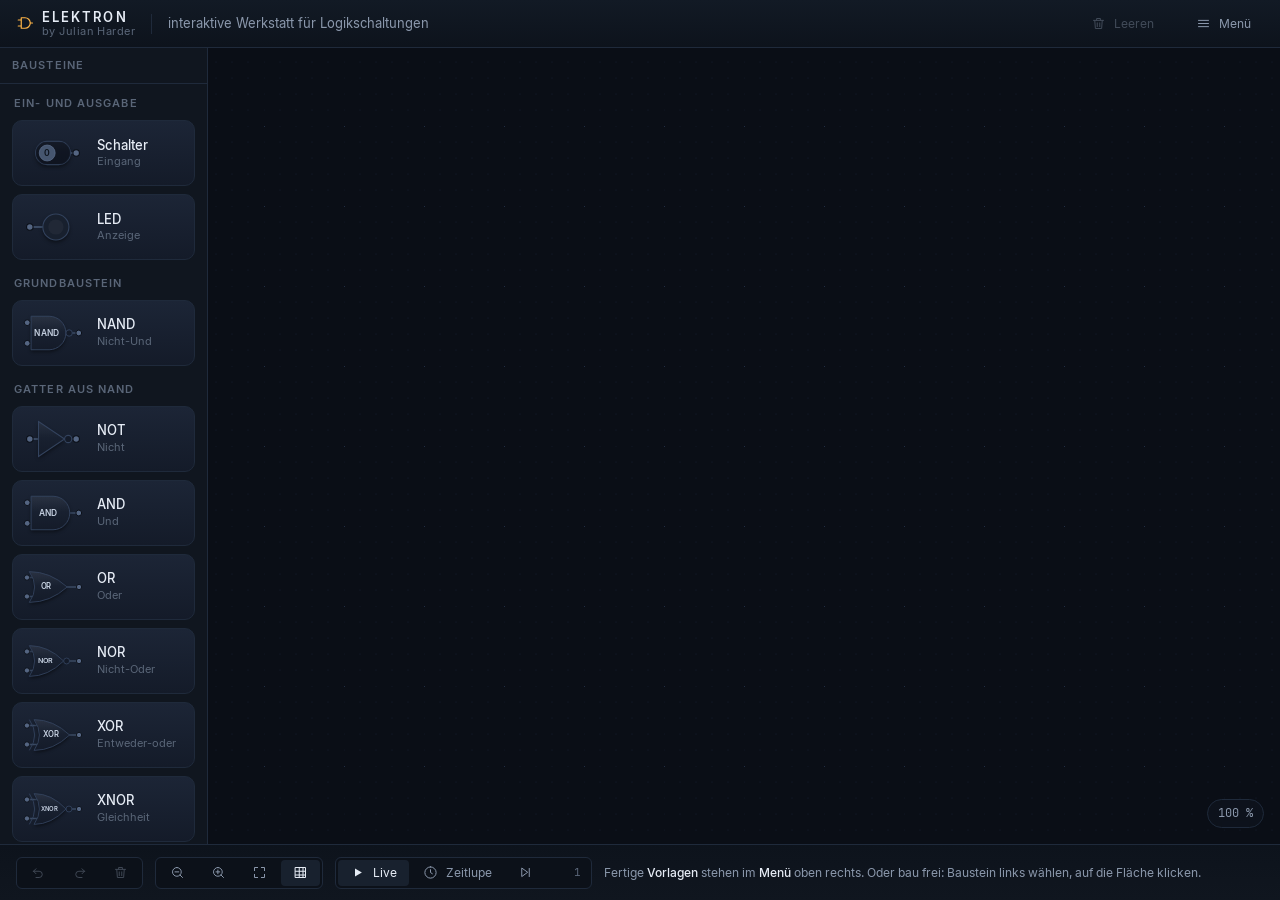
<file: index.html>
<!DOCTYPE html>
<html lang="de">
<head>
<meta charset="utf-8">
<meta name="viewport" content="width=device-width, initial-scale=1, viewport-fit=cover">
<meta name="author" content="Julian Harder">
<meta name="description" content="ELEKTRON – interaktive Werkstatt für Logikschaltungen. Aus NAND-Gattern eigene Bausteine bauen, bis zur Mini-CPU.">
<title>ELEKTRON – interaktive Werkstatt für Logikschaltungen</title>

<link rel="stylesheet" href="css/tokens.css">
<link rel="stylesheet" href="css/base.css">
<link rel="stylesheet" href="css/layout.css">
<link rel="stylesheet" href="css/panels.css">
<link rel="stylesheet" href="css/overlays.css">
<link rel="stylesheet" href="css/card.css">
<link rel="stylesheet" href="css/dialogs.css">
<link rel="stylesheet" href="css/animations.css">
</head>

<body>

<div id="app">

  <!-- Kopfleiste -->
  <header class="topbar">
    <div class="brand">
      <svg class="mark" viewBox="0 0 24 24" fill="none" stroke="currentColor"
           stroke-width="1.6" stroke-linecap="round" stroke-linejoin="round" aria-hidden="true">
        <path d="M3 8h4M3 16h4M7 5h5a7 7 0 0 1 0 14H7z M19.5 12H22"/>
      </svg>
      <span class="brand-text">
        <span class="brand-name">ELEKTRON</span>
        <span class="brand-by">by Julian Harder</span>
      </span>
    </div>
    <div class="divider"></div>
    <div class="title">interaktive Werkstatt f&uuml;r Logikschaltungen</div>
    <div class="spacer"></div>
    <button class="btn btn-ghost" id="btn-wipe" type="button" disabled
            title="Alles von der Fl&auml;che r&auml;umen (Strg+Z holt es zur&uuml;ck)">
      <svg class="ico" viewBox="0 0 24 24" fill="none" stroke="currentColor"
           stroke-width="1.6" stroke-linecap="round" stroke-linejoin="round" aria-hidden="true">
        <path d="M4 7h16 M9 7V4h6v3 M6 7l1 13h10l1-13 M10 11v6 M14 11v6"/>
      </svg>
      <span>Leeren</span>
    </button>
    <button class="btn btn-ghost" id="btn-menu" type="button" title="Menü öffnen"
            aria-haspopup="dialog" aria-expanded="false">
      <svg class="ico" viewBox="0 0 24 24" fill="none" stroke="currentColor"
           stroke-width="1.6" stroke-linecap="round" aria-hidden="true">
        <path d="M4 7h16 M4 12h16 M4 17h16"/>
      </svg>
      <span>Menü</span>
    </button>
  </header>

  <!-- Bausteinleiste -->
  <aside class="sidebar">
    <div class="panel-head">
      <span class="panel-title">Bausteine</span>
    </div>
    <div class="palette scroll" id="palette"></div>
  </aside>

  <!-- Arbeitsfläche -->
  <main class="stage" id="stage">
    <canvas id="stage-canvas"></canvas>
    <aside class="level-card panel" id="level-card" hidden></aside>
    <div class="zoom-badge" id="zoom-badge">100 %</div>
  </main>

  <!-- Untere Leiste -->
  <footer class="bottombar">
    <div class="btn-group">
      <button class="btn" id="btn-undo" type="button" title="R&uuml;ckg&auml;ngig" disabled>
        <svg class="ico" viewBox="0 0 24 24" fill="none" stroke="currentColor"
             stroke-width="1.6" stroke-linecap="round" stroke-linejoin="round" aria-hidden="true">
          <path d="M4 10h9a5 5 0 0 1 0 10H8 M4 10l4-4 M4 10l4 4"/>
        </svg>
      </button>
      <button class="btn" id="btn-redo" type="button" title="Wiederholen" disabled>
        <svg class="ico" viewBox="0 0 24 24" fill="none" stroke="currentColor"
             stroke-width="1.6" stroke-linecap="round" stroke-linejoin="round" aria-hidden="true">
          <path d="M20 10h-9a5 5 0 0 0 0 10h5 M20 10l-4-4 M20 10l-4 4"/>
        </svg>
      </button>
      <button class="btn" id="btn-delete" type="button" title="L&ouml;schen" disabled>
        <svg class="ico" viewBox="0 0 24 24" fill="none" stroke="currentColor"
             stroke-width="1.6" stroke-linecap="round" stroke-linejoin="round" aria-hidden="true">
          <path d="M4 7h16 M9 7V4h6v3 M6 7l1 13h10l1-13 M10 11v6 M14 11v6"/>
        </svg>
      </button>
    </div>

    <div class="btn-group">
      <button class="btn" id="btn-zoom-out" type="button" title="Herauszoomen">
        <svg class="ico" viewBox="0 0 24 24" fill="none" stroke="currentColor"
             stroke-width="1.6" stroke-linecap="round" aria-hidden="true">
          <path d="M11 4a7 7 0 1 0 0 14 7 7 0 0 0 0-14z M20 20l-4-4 M8 11h6"/>
        </svg>
      </button>
      <button class="btn" id="btn-zoom-in" type="button" title="Heranzoomen">
        <svg class="ico" viewBox="0 0 24 24" fill="none" stroke="currentColor"
             stroke-width="1.6" stroke-linecap="round" aria-hidden="true">
          <path d="M11 4a7 7 0 1 0 0 14 7 7 0 0 0 0-14z M20 20l-4-4 M11 8v6 M8 11h6"/>
        </svg>
      </button>
      <button class="btn" id="btn-fit" type="button" title="Ansicht einpassen">
        <svg class="ico" viewBox="0 0 24 24" fill="none" stroke="currentColor"
             stroke-width="1.6" stroke-linecap="round" aria-hidden="true">
          <path d="M4 9V4h5 M20 9V4h-5 M4 15v5h5 M20 15v5h-5"/>
        </svg>
      </button>
      <button class="btn is-active" id="btn-grid" type="button" title="Raster ein- und ausblenden">
        <svg class="ico" viewBox="0 0 24 24" fill="none" stroke="currentColor"
             stroke-width="1.6" stroke-linecap="round" aria-hidden="true">
          <path d="M4 4h16v16H4z M4 10h16 M4 16h16 M10 4v16 M16 4v16"/>
        </svg>
      </button>
    </div>

    <div class="btn-group">
      <button class="btn is-active" id="btn-live" type="button" title="Live &ndash; rechnet sofort zu Ende">
        <svg class="ico" viewBox="0 0 24 24" fill="currentColor" aria-hidden="true">
          <path d="M8 5.5v13l11-6.5z"/>
        </svg>
        <span>Live</span>
      </button>
      <button class="btn" id="btn-slow" type="button" title="Zeitlupe &ndash; ein Tick nach dem anderen">
        <svg class="ico" viewBox="0 0 24 24" fill="none" stroke="currentColor"
             stroke-width="1.6" stroke-linecap="round" stroke-linejoin="round" aria-hidden="true">
          <path d="M12 3a9 9 0 1 0 0 18 9 9 0 0 0 0-18z M12 7.5V12l3 2"/>
        </svg>
        <span>Zeitlupe</span>
      </button>
      <button class="btn" id="btn-step" type="button" title="Einzelschritt &ndash; genau ein Tick">
        <svg class="ico" viewBox="0 0 24 24" fill="none" stroke="currentColor"
             stroke-width="1.6" stroke-linecap="round" stroke-linejoin="round" aria-hidden="true">
          <path d="M6 5.5v13l9-6.5z M18 5.5v13"/>
        </svg>
      </button>
      <span class="tickcount" id="tickcount" title="Verstrichene Gatterlaufzeiten">0</span>
    </div>

    <div class="hintline" id="hintline"></div>
  </footer>

</div>

<!-- Skripte in fester Reihenfolge: keine Module, keine Ladefunktionen.
     Die Reihenfolge bildet die Abhängigkeiten ab. -->
<script src="js/namespace.js"></script>

<script src="js/util/math.js"></script>
<script src="js/util/ids.js"></script>
<script src="js/util/easing.js"></script>
<script src="js/util/events.js"></script>
<script src="js/util/dom.js"></script>
<script src="js/util/storage.js"></script>

<script src="js/model/parts.js"></script>
<script src="js/model/Circuit.js"></script>
<script src="js/model/commands.js"></script>
<script src="js/model/History.js"></script>
<script src="js/model/serialize.js"></script>

<script src="js/render/theme.js"></script>
<script src="js/render/Camera.js"></script>
<script src="js/render/sprites.js"></script>
<script src="js/render/grid.js"></script>
<script src="js/render/symbols.js"></script>
<script src="js/render/drawParts.js"></script>
<script src="js/render/drawPins.js"></script>
<script src="js/render/drawWires.js"></script>
<script src="js/render/routes.js"></script>
<script src="js/render/hit.js"></script>
<script src="js/render/drawOverlay.js"></script>
<script src="js/render/Renderer.js"></script>

<script src="js/sim/compile.js"></script>
<script src="js/sim/Engine.js"></script>
<script src="js/sim/Clock.js"></script>
<script src="js/sim/Runner.js"></script>
<script src="js/sim/truth.js"></script>
<script src="js/sim/gateTruth.js"></script>
<script src="js/sim/why.js"></script>

<script src="js/interact/Pointer.js"></script>
<script src="js/interact/navigate.js"></script>
<script src="js/interact/Selection.js"></script>
<script src="js/interact/tools.js"></script>
<script src="js/interact/toolPlace.js"></script>
<script src="js/interact/toolConnect.js"></script>
<script src="js/interact/toolMove.js"></script>
<script src="js/interact/shortcuts.js"></script>

<script src="js/ui/icons.js"></script>
<script src="js/ui/Palette.js"></script>
<script src="js/ui/MenuPanel.js"></script>
<script src="js/ui/ContextMenu.js"></script>
<script src="js/ui/TruthCard.js"></script>
<script src="js/ui/AskDialog.js"></script>
<script src="js/ui/Tooltip.js"></script>
<script src="js/ui/WhyBox.js"></script>
<script src="js/ui/TemplateMenu.js"></script>

<script src="js/templates/index.js"></script>
<script src="js/templates/gates.js"></script>
<script src="js/templates/built.js"></script>

<script src="js/app/drawScene.js"></script>
<script src="js/app/store.js"></script>
<script src="js/app/bench.js"></script>
<script src="js/app/App.js"></script>
<script src="js/app/appTable.js"></script>
<script src="js/app/main.js"></script>

</body>
</html>
</file>
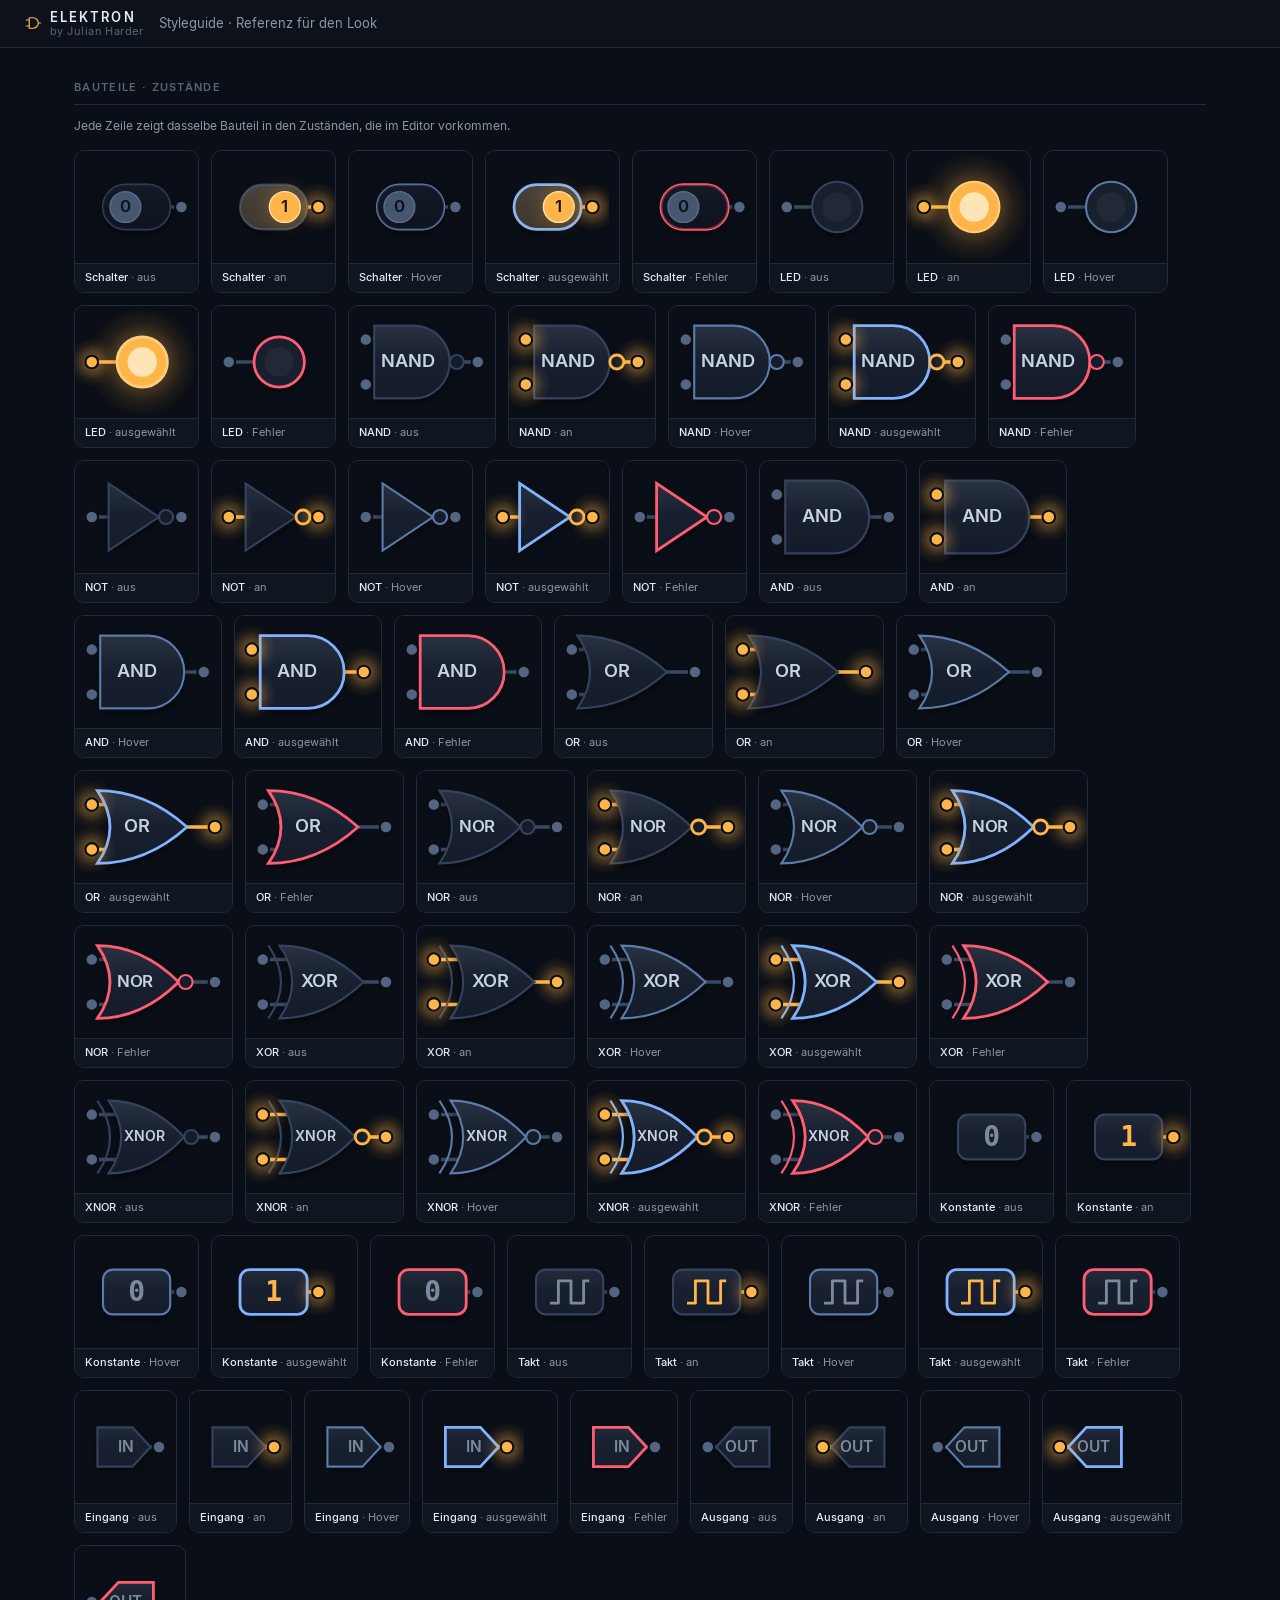
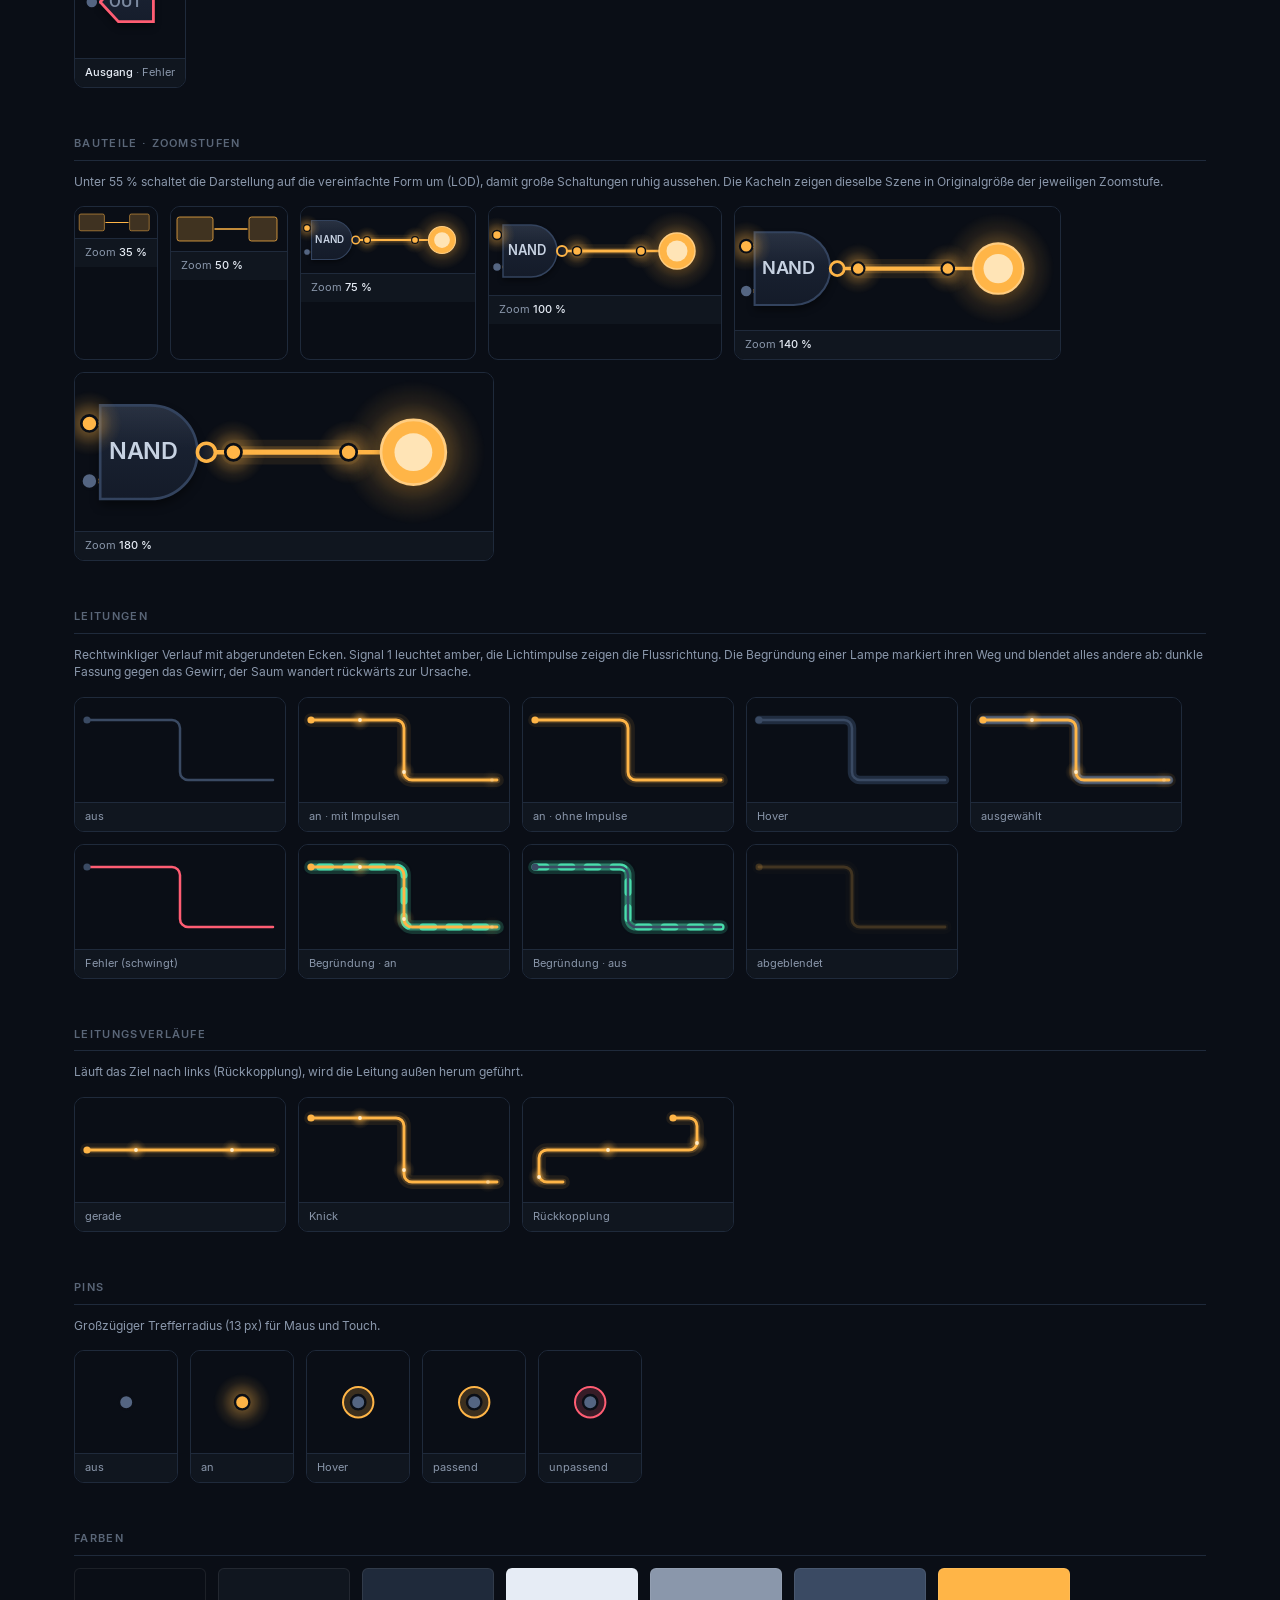
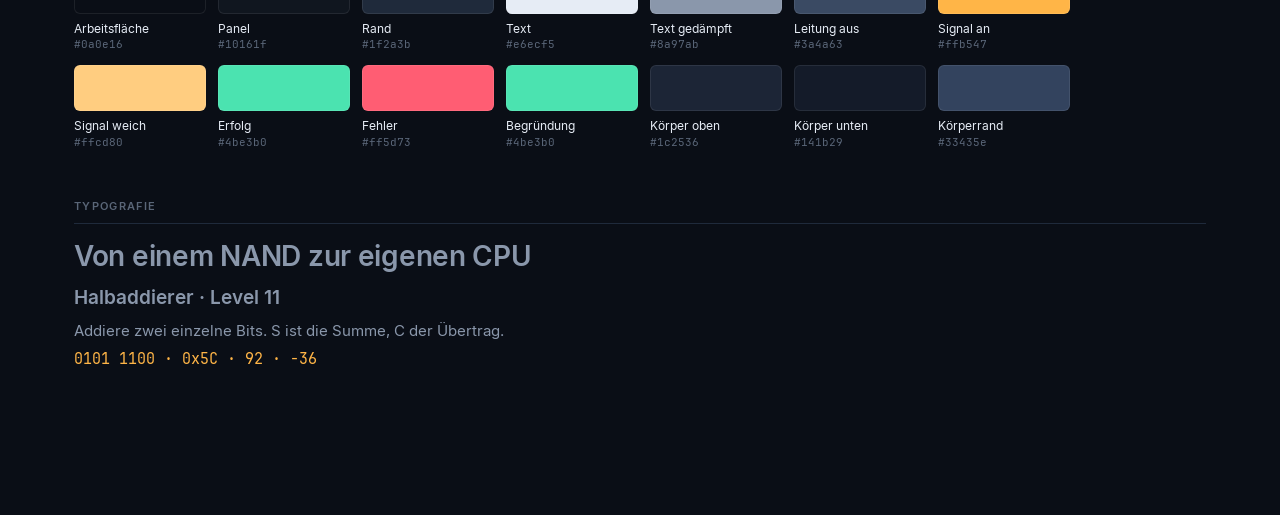
<file: styleguide.html>
<!DOCTYPE html>
<html lang="de">
<head>
<meta charset="utf-8">
<meta name="viewport" content="width=device-width, initial-scale=1">
<meta name="author" content="Julian Harder">
<title>ELEKTRON · Styleguide</title>

<link rel="stylesheet" href="css/tokens.css">
<link rel="stylesheet" href="css/base.css">
<link rel="stylesheet" href="css/layout.css">
<link rel="stylesheet" href="css/panels.css">
<link rel="stylesheet" href="css/animations.css">
<link rel="stylesheet" href="css/styleguide.css">
</head>

<body>

<header class="sg-head">
  <div class="brand">
    <svg class="mark" viewBox="0 0 24 24" fill="none" stroke="currentColor"
         stroke-width="1.6" stroke-linecap="round" stroke-linejoin="round" aria-hidden="true">
      <path d="M3 8h4M3 16h4M7 5h5a7 7 0 0 1 0 14H7z M19.5 12H22"/>
    </svg>
    <span class="brand-text">
      <span class="brand-name">ELEKTRON</span>
      <span class="brand-by">by Julian Harder</span>
    </span>
  </div>
  <div class="dim">Styleguide · Referenz für den Look</div>
</header>

<div class="sg-wrap" id="sg-body"></div>

<!-- Dieselben Dateien wie index.html, nur ohne App-Schicht. -->
<script src="js/namespace.js"></script>

<script src="js/util/math.js"></script>
<script src="js/util/ids.js"></script>
<script src="js/util/easing.js"></script>
<script src="js/util/events.js"></script>
<script src="js/util/dom.js"></script>
<script src="js/util/storage.js"></script>

<script src="js/model/parts.js"></script>

<script src="js/render/theme.js"></script>
<script src="js/render/Camera.js"></script>
<script src="js/render/sprites.js"></script>
<script src="js/render/grid.js"></script>
<script src="js/render/symbols.js"></script>
<script src="js/render/drawParts.js"></script>
<script src="js/render/drawPins.js"></script>
<script src="js/render/drawWires.js"></script>

<script src="js/ui/icons.js"></script>

<script src="js/styleguide.js"></script>

</body>
</html>
</file>
<file: css/tokens.css>
/* Design-Tokens "Nachtblaupause" – zentrale Quelle für Farben, Abstände, Schriften.
   Die Canvas-Seite spiegelt diese Werte in js/render/theme.js. Beide müssen zusammenpassen. */

:root {
  /* --- Flächen --- */
  --c-bg:            #0a0e16;
  --c-grid-dot:      #1e2839;
  --c-grid-dot-maj:  #2b3a54;

  --c-panel:         #10161f;
  --c-panel-2:       #141c27;
  --c-panel-border:  #1f2a3b;
  --c-panel-hover:   #18212e;

  /* --- Text --- */
  --c-text:          #e6ecf5;
  --c-text-dim:      #8a97ab;
  --c-text-faint:    #5a6678;

  /* --- Signal & Leitungen --- */
  --c-wire-off:      #3a4a63;
  --c-signal:        #ffb547;
  --c-signal-soft:   #ffcd80;
  --c-signal-glow:   rgba(255, 181, 71, .28);

  /* --- Status --- */
  --c-ok:            #4be3b0;
  --c-err:           #ff5d73;
  --c-ok-soft:       rgba(75, 227, 176, .16);
  --c-err-soft:      rgba(255, 93, 115, .16);

  /* --- Bauteilkörper --- */
  --c-body-top:      #1c2536;
  --c-body-bottom:   #141b29;
  --c-body-border:   #33435e;
  --c-body-gloss:    rgba(255, 255, 255, .06);

  /* --- Abstände (4px-Raster) --- */
  --sp-1: 4px;  --sp-2: 8px;  --sp-3: 12px; --sp-4: 16px;
  --sp-5: 24px; --sp-6: 32px; --sp-7: 48px;

  /* --- Radien --- */
  --r-sm: 6px;  --r-md: 10px; --r-lg: 12px; --r-xl: 16px;

  /* --- Schrift --- */
  --font-ui:   'Inter', 'Segoe UI', system-ui, -apple-system, 'Helvetica Neue', Arial, sans-serif;
  --font-mono: 'JetBrains Mono', 'Cascadia Mono', 'SF Mono', Consolas, 'Liberation Mono', monospace;

  --fs-xs: 11px; --fs-sm: 12px; --fs-md: 13px; --fs-lg: 15px; --fs-xl: 19px;

  /* --- Bewegung --- */
  --t-fast:  140ms;
  --t-med:   220ms;
  --t-slow:  340ms;
  --ease-out: cubic-bezier(.22, .61, .36, 1);
  --ease-in-out: cubic-bezier(.65, .05, .36, 1);

  /* --- Erhebung --- */
  --sh-panel: 0 8px 28px rgba(0, 0, 0, .45);
  --sh-float: 0 12px 40px rgba(0, 0, 0, .55);

  /* --- Maße der Oberfläche --- */
  --h-topbar:    48px;
  --h-bottombar: 56px;
  --w-palette:   208px;
}
</file>
<file: css/base.css>
/* Reset, Schriftbindung und Grundlayout. */

/* Lokale Schriften – wenn die Dateien fehlen, greift der Fallback-Stack aus tokens.css.
   Dateien gehören nach assets/fonts/ (siehe assets/fonts/README.txt). */
@font-face {
  font-family: 'Inter';
  src: url('../assets/fonts/Inter-Regular.woff2') format('woff2');
  font-weight: 400; font-style: normal; font-display: swap;
}
@font-face {
  font-family: 'Inter';
  src: url('../assets/fonts/Inter-Medium.woff2') format('woff2');
  font-weight: 500; font-style: normal; font-display: swap;
}
@font-face {
  font-family: 'Inter';
  src: url('../assets/fonts/Inter-SemiBold.woff2') format('woff2');
  font-weight: 600; font-style: normal; font-display: swap;
}
@font-face {
  font-family: 'JetBrains Mono';
  src: url('../assets/fonts/JetBrainsMono-Regular.woff2') format('woff2');
  font-weight: 400; font-style: normal; font-display: swap;
}

*, *::before, *::after { box-sizing: border-box; }

html, body {
  margin: 0;
  padding: 0;
  height: 100%;
  overflow: hidden;
}

body {
  background: var(--c-bg);
  color: var(--c-text);
  font-family: var(--font-ui);
  font-size: var(--fs-md);
  line-height: 1.45;
  -webkit-font-smoothing: antialiased;
  text-rendering: optimizeLegibility;
  user-select: none;
  -webkit-user-select: none;
}

h1, h2, h3, h4, p, ul, ol { margin: 0; }
ul, ol { padding: 0; list-style: none; }

.mono { font-family: var(--font-mono); font-variant-numeric: tabular-nums; }
.dim  { color: var(--c-text-dim); }

/* Eigene Scrollbars statt der Systemleisten.

   Es gibt drei scrollbare Felder: die Bausteinleiste, die Karte und das
   Menü. Die beiden ersten tragen die Klasse .scroll, das Menü nicht – es
   scrollt über sein eigenes overflow:auto. Deshalb stehen beide Wege hier
   nebeneinander; sonst zeigt genau ein Feld die helle Systemleiste. */
.scroll, .menu-panel, .card-body {
  scrollbar-width: thin;
  scrollbar-color: #2a3548 transparent;
}
.scroll { overflow-y: auto; }
.scroll::-webkit-scrollbar,
.menu-panel::-webkit-scrollbar,
.card-body::-webkit-scrollbar { width: 10px; }
.scroll::-webkit-scrollbar-track,
.menu-panel::-webkit-scrollbar-track,
.card-body::-webkit-scrollbar-track { background: transparent; }
.scroll::-webkit-scrollbar-thumb,
.menu-panel::-webkit-scrollbar-thumb,
.card-body::-webkit-scrollbar-thumb {
  background: #2a3548;
  border: 3px solid transparent;
  border-radius: 999px;
  background-clip: content-box;
}
.scroll::-webkit-scrollbar-thumb:hover,
.menu-panel::-webkit-scrollbar-thumb:hover,
.card-body::-webkit-scrollbar-thumb:hover { background: #3a4760; background-clip: content-box; }

/* Sichtbarer Fokus für Tastaturbedienung, aber nicht bei Mausklicks. */
:focus { outline: none; }
:focus-visible {
  outline: 2px solid var(--c-signal);
  outline-offset: 2px;
  border-radius: var(--r-sm);
}

canvas { display: block; touch-action: none; }
</file>
<file: css/layout.css>
/* Grundgerüst: Kopfleiste, Seitenleiste, Arbeitsfläche, untere Leiste. */

#app {
  display: grid;
  grid-template-columns: var(--w-palette) 1fr;
  grid-template-rows: var(--h-topbar) 1fr var(--h-bottombar);
  grid-template-areas:
    "top   top"
    "side  stage"
    "bottom bottom";
  height: 100%;
  width: 100%;
}

/* --- Kopfleiste --- */
.topbar {
  grid-area: top;
  display: flex;
  align-items: center;
  gap: var(--sp-4);
  padding: 0 var(--sp-4);
  background: linear-gradient(180deg, #121a25, #0d131c);
  border-bottom: 1px solid var(--c-panel-border);
  z-index: 3;
}

.brand {
  display: flex;
  align-items: center;
  gap: var(--sp-2);
}
.brand .mark { width: 18px; height: 18px; color: var(--c-signal); display: block; }

/* Wortmarke und Signatur stehen zweizeilig, bleiben aber in der 48px-Kopfleiste. */
.brand-text { display: flex; flex-direction: column; justify-content: center; }
.brand-name {
  font-weight: 600;
  letter-spacing: .16em;
  font-size: var(--fs-md);
  line-height: 1.15;
}
/* Signatur: klein und gedaempft, sie soll nicht mit der Marke konkurrieren. */
.brand-by {
  font-size: var(--fs-xs);
  font-weight: 400;
  letter-spacing: .04em;
  line-height: 1.15;
  color: var(--c-text-faint);
}

.topbar .divider { width: 1px; height: 20px; background: var(--c-panel-border); }
.topbar .title { color: var(--c-text-dim); font-size: var(--fs-md); }
.topbar .spacer { flex: 1; }

/* --- Seitenleiste (Bausteine) --- */
.sidebar {
  grid-area: side;
  background: var(--c-panel);
  border-right: 1px solid var(--c-panel-border);
  display: flex;
  flex-direction: column;
  min-height: 0;
  z-index: 2;
}

/* --- Arbeitsfläche --- */
.stage {
  grid-area: stage;
  position: relative;
  min-width: 0;
  min-height: 0;
  overflow: hidden;
  background: var(--c-bg);
}
#stage-canvas { position: absolute; inset: 0; width: 100%; height: 100%; }

.stage.is-panning { cursor: grabbing; }

/* Zoomanzeige unten rechts auf der Fläche */
.zoom-badge {
  position: absolute;
  right: var(--sp-4);
  bottom: var(--sp-4);
  padding: 5px 10px;
  font-family: var(--font-mono);
  font-size: var(--fs-sm);
  color: var(--c-text-dim);
  background: rgba(16, 22, 31, .72);
  border: 1px solid var(--c-panel-border);
  border-radius: 999px;
  backdrop-filter: blur(8px);
  pointer-events: none;
}

/* --- Untere Leiste --- */
.bottombar {
  grid-area: bottom;
  display: flex;
  align-items: center;
  gap: var(--sp-3);
  padding: 0 var(--sp-4);
  background: linear-gradient(180deg, #0d131c, #10161f);
  border-top: 1px solid var(--c-panel-border);
  z-index: 3;
}

.hintline {
  flex: 1;
  min-width: 0;
  color: var(--c-text-dim);
  font-size: var(--fs-sm);
  white-space: nowrap;
  overflow: hidden;
  text-overflow: ellipsis;
}
.hintline b { color: var(--c-text); font-weight: 500; }

/* Tickzähler neben den Simulationsknöpfen. */
.tickcount {
  min-width: 42px;
  padding: 0 var(--sp-2);
  font-family: var(--font-mono);
  font-size: var(--fs-xs);
  color: var(--c-text-faint);
  text-align: right;
  font-variant-numeric: tabular-nums;
}

/* Hinweiszeile, wenn die Schaltung schwingt. */
.hintline.is-warn { color: var(--c-err); }
.hintline.is-warn b { color: var(--c-err); }

/* Wird das Fenster schmal, weichen zuerst die Beschriftungen der
   Simulationsknöpfe – die Symbole allein sind eindeutig genug. Danach der
   Text der Hauptaktion. Die Hinweiszeile kürzt sich ohnehin selbst. */
@media (max-width: 1080px) {
  .bottombar .btn-group .btn span { display: none; }
  .bottombar .btn-group .btn { padding: 0 var(--sp-2); }
  .tickcount { min-width: 30px; padding-left: var(--sp-1); }
}
@media (max-width: 820px) {
  .bottombar .hintline { flex-basis: 0; }
  .tickcount { display: none; }
}
</file>
<file: css/panels.css>
/* Panels, Buttons, Bausteinleiste, Tabellen. */

/* --- Buttons --- */
.btn {
  display: inline-flex;
  align-items: center;
  gap: var(--sp-2);
  height: 32px;
  padding: 0 var(--sp-3);
  font: inherit;
  font-size: var(--fs-sm);
  color: var(--c-text-dim);
  background: var(--c-panel-2);
  border: 1px solid var(--c-panel-border);
  border-radius: var(--r-sm);
  cursor: pointer;
  transition: background var(--t-fast) var(--ease-out),
              color var(--t-fast) var(--ease-out),
              border-color var(--t-fast) var(--ease-out),
              transform var(--t-fast) var(--ease-out);
}
.btn:hover { background: var(--c-panel-hover); color: var(--c-text); border-color: #2c3a52; }
.btn:active { transform: translateY(1px); }
.btn[disabled] { opacity: .4; pointer-events: none; }
.btn .ico { width: 15px; height: 15px; display: block; }

.btn-ghost { background: transparent; border-color: transparent; }
.btn-ghost:hover { background: var(--c-panel-hover); border-color: var(--c-panel-border); }

/* Hauptaktion – es gibt immer nur eine davon. */
.btn-primary {
  height: 34px;
  padding: 0 var(--sp-4);
  font-weight: 600;
  color: #1a1206;
  background: linear-gradient(180deg, var(--c-signal-soft), var(--c-signal));
  border-color: #c98a2c;
  box-shadow: 0 2px 14px rgba(255, 181, 71, .22);
}
.btn-primary:hover { filter: brightness(1.06); color: #1a1206; }
/* Ohne Aufgabe gibt es nichts zu prüfen – dann soll der Knopf auch nicht wie
   die Hauptaktion aussehen, sondern nur wie ein abgeblendeter Knopf. */
.btn-primary[disabled] {
  background: var(--c-panel-2);
  color: var(--c-text-faint);
  border-color: var(--c-panel-border);
  box-shadow: none;
  opacity: 1;
}

.btn-group { display: flex; gap: 2px; padding: 2px; background: #0c1119;
             border: 1px solid var(--c-panel-border); border-radius: var(--r-sm);
             flex: none; align-items: center; }
.btn-group .btn { height: 26px; border: 0; background: transparent; border-radius: 4px; }
.btn-group .btn.is-active { background: var(--c-panel-hover); color: var(--c-text); }

/* --- Panel-Grundform --- */
.panel {
  background: var(--c-panel);
  border: 1px solid var(--c-panel-border);
  border-radius: var(--r-lg);
  box-shadow: var(--sh-panel);
  backdrop-filter: blur(10px);
}

.panel-head {
  display: flex;
  align-items: center;
  gap: var(--sp-2);
  height: 36px;
  padding: 0 var(--sp-3);
  border-bottom: 1px solid var(--c-panel-border);
}
.panel-title {
  font-size: var(--fs-xs);
  font-weight: 600;
  letter-spacing: .1em;
  text-transform: uppercase;
  color: var(--c-text-faint);
}

/* --- Bausteinleiste --- */
.palette { flex: 1; min-height: 0; padding: var(--sp-3); display: flex; flex-direction: column; gap: var(--sp-4); }
.palette-group { display: flex; flex-direction: column; gap: var(--sp-2); }
.palette-group > .palette-label {
  font-size: var(--fs-xs);
  font-weight: 600;
  letter-spacing: .1em;
  text-transform: uppercase;
  color: var(--c-text-faint);
  padding-left: 2px;
}

.part-chip {
  display: flex;
  align-items: center;
  gap: var(--sp-3);
  padding: var(--sp-2);
  background: linear-gradient(180deg, var(--c-body-top), var(--c-body-bottom));
  border: 1px solid var(--c-panel-border);
  border-radius: var(--r-md);
  cursor: grab;
  transition: border-color var(--t-fast) var(--ease-out),
              transform var(--t-fast) var(--ease-out),
              box-shadow var(--t-fast) var(--ease-out);
}
.part-chip:hover {
  border-color: #3d4f6d;
  transform: translateY(-1px);
  box-shadow: 0 4px 14px rgba(0, 0, 0, .35);
}
.part-chip.is-armed { border-color: var(--c-signal); box-shadow: 0 0 0 1px rgba(255,181,71,.35); }
.part-chip canvas { width: 64px; height: 48px; flex: none; }
.part-chip .name { font-size: var(--fs-md); font-weight: 500; }
.part-chip .hint { font-size: var(--fs-xs); color: var(--c-text-faint); }
.part-chip .text { display: flex; flex-direction: column; min-width: 0; }

.part-chip.is-locked { opacity: .35; cursor: default; }
.part-chip.is-locked:hover { transform: none; box-shadow: none; border-color: var(--c-panel-border); }

/* Baustein wird gerade auf die Fläche gezogen. */
.part-chip.is-dragging {
  border-color: var(--c-signal);
  opacity: .6;
  cursor: grabbing;
}
</file>
<file: css/overlays.css>
/* Overlays: Erfolg, Menü, Tutorial, Tooltips, Toasts.
   In Etappe 0/1 nur die Grundformen – gefüllt wird später. */

.overlay-scrim {
  position: fixed;
  inset: 0;
  background: rgba(6, 9, 14, .62);
  backdrop-filter: blur(3px);
  z-index: 40;
  display: grid;
  place-items: center;
}

.tooltip {
  position: fixed;
  z-index: 60;
  max-width: 240px;
  padding: 6px 9px;
  font-size: var(--fs-sm);
  color: var(--c-text);
  background: #161e2b;
  border: 1px solid var(--c-panel-border);
  border-radius: var(--r-sm);
  box-shadow: var(--sh-float);
  pointer-events: none;
}

.toast-stack {
  position: fixed;
  left: 50%;
  bottom: calc(var(--h-bottombar) + var(--sp-4));
  transform: translateX(-50%);
  display: flex;
  flex-direction: column;
  gap: var(--sp-2);
  z-index: 50;
  pointer-events: none;
}
.toast {
  padding: 8px 14px;
  font-size: var(--fs-md);
  background: #161e2b;
  border: 1px solid var(--c-panel-border);
  border-radius: 999px;
  box-shadow: var(--sh-float);
}
.toast.is-err { border-color: rgba(255, 93, 115, .5); background: #21151a; }
.toast.is-ok  { border-color: rgba(75, 227, 176, .5); background: #13201d; }

/* --- Menü-Panel --- */
.menu-panel {
  width: min(420px, calc(100vw - var(--sp-6)));
  max-height: calc(100vh - var(--sp-7));
  overflow: auto;
  background: var(--c-panel);
  border: 1px solid var(--c-panel-border);
  border-radius: var(--r-xl);
  box-shadow: var(--sh-float);
  animation: menu-rise var(--t-med) var(--ease-out) both;
}
.menu-head {
  display: flex;
  align-items: center;
  gap: var(--sp-3);
  padding: var(--sp-3) var(--sp-3) var(--sp-3) var(--sp-5);
  border-bottom: 1px solid var(--c-panel-border);
}
.menu-title {
  flex: 1;
  font-size: var(--fs-lg);
  font-weight: 600;
  letter-spacing: .04em;
}
.menu-close { padding: 6px; }

.menu-section { padding: var(--sp-5); }
.menu-section-title {
  display: flex;
  align-items: center;
  gap: var(--sp-2);
  margin: 0 0 var(--sp-3);
  font-size: var(--fs-sm);
  font-weight: 600;
  letter-spacing: .12em;
  text-transform: uppercase;
  color: var(--c-text-dim);
}
.menu-section-title .ico { width: 15px; height: 15px; color: var(--c-signal); }

/* Karte "Über": Amber nur als schmale Kante, nicht als Fläche. */
.about-card {
  padding: var(--sp-4) var(--sp-5);
  background: var(--c-panel-2);
  border: 1px solid var(--c-panel-border);
  border-left: 2px solid var(--c-signal);
  border-radius: var(--r-md);
}
.about-name {
  font-size: var(--fs-xl);
  font-weight: 600;
  letter-spacing: .18em;
}
.about-sub { margin-top: 2px; font-size: var(--fs-md); color: var(--c-text-dim); }
/* Signatur gedämpft – sie steht dabei, drängt sich aber nicht auf. */
.about-by {
  margin-top: var(--sp-2);
  font-size: var(--fs-sm);
  color: var(--c-text-faint);
  letter-spacing: .04em;
}
.about-text {
  margin: var(--sp-4) 0 0;
  font-size: var(--fs-md);
  line-height: 1.6;
  color: var(--c-text-dim);
}
.about-origin { color: var(--c-text-faint); }
.about-meta {
  margin-top: var(--sp-4);
  font-family: var(--font-mono);
  font-size: var(--fs-xs);
  color: var(--c-text-faint);
}

/* --- Kontextmenü auf der Arbeitsfläche --- */
.ctx-menu {
  position: fixed;
  z-index: 70;
  min-width: 190px;
  padding: var(--sp-1);
  background: var(--c-panel);
  border: 1px solid var(--c-panel-border);
  border-radius: var(--r-md);
  box-shadow: var(--sh-float);
  animation: menu-rise var(--t-fast) var(--ease-out) both;
}
.ctx-item {
  display: flex;
  align-items: center;
  gap: var(--sp-3);
  width: 100%;
  padding: 7px var(--sp-3);
  border: 0;
  border-radius: var(--r-sm);
  background: none;
  color: var(--c-text);
  font: inherit;
  font-size: var(--fs-md);
  text-align: left;
  cursor: pointer;
}
.ctx-item:hover:not(:disabled) { background: var(--c-panel-hover); }
.ctx-item:disabled { color: var(--c-text-faint); cursor: default; }
.ctx-item .ico { width: 16px; height: 16px; flex: none; color: var(--c-text-dim); }
.ctx-item:hover:not(:disabled) .ico { color: var(--c-signal); }
.ctx-sep { height: 1px; margin: var(--sp-1) 0; background: var(--c-panel-border); }
</file>
<file: css/card.css>
/* Die Karte rechts auf der Arbeitsfläche und der Tooltip am Zeiger –
   alles, was über der Schaltung liegt. Menü und Fenster stehen in
   dialogs.css. */

/* --- Die Karte --- */
.level-card {
  position: absolute;
  top: var(--sp-4);
  right: var(--sp-4);
  width: 288px;
  max-height: calc(100% - var(--sp-6));
  display: flex;
  flex-direction: column;
  overflow: hidden;
  z-index: 4;
}
.level-card[hidden] { display: none; }

.card-head {
  display: flex;
  align-items: center;
  gap: var(--sp-2);
  padding: var(--sp-3) var(--sp-2) var(--sp-3) var(--sp-4);
  border-bottom: 1px solid var(--c-panel-border);
}
.level-card.is-collapsed .card-head { border-bottom: 0; }

.card-step {
  flex: none;
  padding: 2px 7px;
  font-size: var(--fs-xs);
  font-weight: 600;
  letter-spacing: .08em;
  color: var(--c-signal);
  background: rgba(255, 181, 71, .12);
  border-radius: 999px;
}
.card-title {
  flex: 1;
  min-width: 0;
  font-size: var(--fs-md);
  font-weight: 600;
  overflow: hidden;
  text-overflow: ellipsis;
  white-space: nowrap;
}
.card-fold { padding: 4px; }
.card-fold .ico { width: 14px; height: 14px; }

.card-body { padding: var(--sp-4); overflow: auto; }
.card-task { margin: 0; font-size: var(--fs-md); line-height: 1.55; color: var(--c-text); }
.card-note {
  margin: var(--sp-3) 0 0;
  padding-left: var(--sp-3);
  border-left: 2px solid var(--c-panel-border);
  font-size: var(--fs-sm);
  line-height: 1.5;
  color: var(--c-text-faint);
}
.card-note[hidden] { display: none; }
.card-truthnote { border-left-color: var(--c-signal); }

/* --- Wahrheitstabelle --- */
.truth {
  margin: var(--sp-4) 0 0;
  border: 1px solid var(--c-panel-border);
  border-radius: var(--r-sm);
  overflow: hidden;
  font-family: var(--font-mono);
  font-size: var(--fs-sm);
}
.card-body > .truth:first-child { margin-top: 0; }

.truth-row {
  display: flex;
  border-top: 1px solid var(--c-panel-border);
  transition: background var(--t-fast) var(--ease-out);
}
.truth-row:first-child { border-top: 0; }
.truth-head {
  background: #0c1119;
  color: var(--c-text-faint);
  font-size: var(--fs-xs);
  letter-spacing: .04em;
}
.truth .cell {
  flex: 1;
  padding: 5px 0;
  text-align: center;
  color: var(--c-text-dim);
  font-variant-numeric: tabular-nums;
}
/* Die Ausgangsspalten sind durch eine Linie abgesetzt – links steht, was man
   einstellt, rechts, was dabei herauskommt. */
.truth .cell-out { color: var(--c-text); }
.truth .cell-out:first-of-type { border-left: 1px solid var(--c-panel-border); }
.truth .cell-out.is-on { color: var(--c-signal); font-weight: 600; }

/* Die Zeile, die zur aktuellen Schalterstellung gehört. */
.truth-row.is-here { background: var(--c-panel-2); box-shadow: inset 2px 0 0 var(--c-signal); }
.truth-row.is-here .cell { color: var(--c-text); }
/* Eine Zeile, die nicht zur Ruhe kommt. */
.truth-row.is-bad .cell-out { color: var(--c-err); }

.truth-empty {
  margin: 0;
  padding: var(--sp-3) var(--sp-4);
  font-family: var(--font-ui);
  font-size: var(--fs-sm);
  line-height: 1.5;
  color: var(--c-text-faint);
}

/* --- "Warum leuchtet das?" ---
   Steht ganz oben in der Karte, solange genau eine Lampe angeklickt ist.
   Die Farbe ist dieselbe, mit der die beteiligten Leitungen auf der Fläche
   markiert sind – sonst gehörte beides nicht sichtbar zusammen. */
.why-host[hidden] { display: none; }
.why-host:not([hidden]) { margin-bottom: var(--sp-4); }

.why {
  padding: var(--sp-3);
  background: rgba(75, 227, 176, .06);
  border: 1px solid rgba(75, 227, 176, .22);
  border-radius: var(--r-sm);
}

.why-head {
  margin: 0 0 var(--sp-2);
  font-size: var(--fs-xs);
  font-weight: 600;
  letter-spacing: .06em;
  text-transform: uppercase;
  color: var(--c-ok);
}

.why-text {
  margin: 0;
  font-size: var(--fs-md);
  line-height: 1.55;
  color: var(--c-text);
}

/* Name und Wert gehören zusammen und dürfen nicht umbrechen. */
.why-pair { white-space: nowrap; }
.why-name { font-family: var(--font-mono); color: var(--c-text); }
.why-eq   { color: var(--c-text-faint); }
.why-val  {
  font-family: var(--font-mono);
  font-variant-numeric: tabular-nums;
  color: var(--c-text-dim);
}
.why-val.is-on { color: var(--c-signal); font-weight: 600; }

/* --- Der Weg dorthin ---
   Ein Baum, kein Pfad: Ein AND, das 1 ausgibt, hat zwei Gründe. Eingerückt
   wird mit verschachtelten Kästen, damit die Linien bei jeder Tiefe stimmen. */
.why-node { font-family: var(--font-mono); font-size: var(--fs-sm); }
.why > .why-node { margin-top: var(--sp-3); }

.why-kids {
  margin-left: 5px;
  padding-left: var(--sp-3);
  border-left: 1px solid rgba(75, 227, 176, .25);
}

.why-row {
  padding: 2px 0;
  color: var(--c-text-dim);
  line-height: 1.5;
}
.why-row.is-open { color: var(--c-text-faint); }
.why-row.is-loop .why-name { color: var(--c-text-dim); }

.why-tag {
  margin-left: var(--sp-2);
  padding: 1px 6px;
  font-family: var(--font-ui);
  font-size: var(--fs-xs);
  color: var(--c-text-faint);
  background: var(--c-panel-2);
  border-radius: 999px;
}

.why-note {
  margin: var(--sp-3) 0 0;
  font-family: var(--font-ui);
  font-size: var(--fs-sm);
  line-height: 1.5;
  color: var(--c-text-faint);
}

/* --- Auswahl-Marke im Kartenkopf --- */
.card-step.is-select {
  color: var(--c-ok);
  background: rgba(75, 227, 176, .12);
}

/* --- Tooltip --- */
.tip {
  position: fixed;
  z-index: 50;
  max-width: 260px;
  padding: var(--sp-3) var(--sp-4);
  background: var(--c-panel);
  border: 1px solid var(--c-panel-border);
  border-radius: var(--r-md);
  box-shadow: var(--sh-float);
  pointer-events: none;           /* darf den Zeiger nie abfangen */
  animation: tip-in var(--t-fast) var(--ease-out) both;
}

.tip-head { display: flex; align-items: baseline; gap: var(--sp-2); }
.tip-name { font-size: var(--fs-md); font-weight: 600; color: var(--c-text); }
.tip-hint { font-size: var(--fs-xs); color: var(--c-text-faint); }

.tip-desc {
  margin: var(--sp-2) 0 0;
  font-size: var(--fs-sm);
  line-height: 1.5;
  color: var(--c-text-dim);
}
.tip-note {
  margin: var(--sp-2) 0 0;
  font-size: var(--fs-xs);
  line-height: 1.45;
  color: var(--c-text-faint);
}

/* Mini-Wahrheitstabelle im Tooltip */
.tip-truth {
  margin-top: var(--sp-3);
  border: 1px solid var(--c-panel-border);
  border-radius: var(--r-sm);
  overflow: hidden;
  font-family: var(--font-mono);
  font-size: var(--fs-xs);
}
.tip-row { display: flex; border-top: 1px solid var(--c-panel-border); }
.tip-row:first-child { border-top: 0; }
.tip-row-head { background: #0c1119; color: var(--c-text-faint); }
.tip-cell {
  flex: 1;
  min-width: 26px;
  padding: 3px 0;
  text-align: center;
  color: var(--c-text-dim);
  font-variant-numeric: tabular-nums;
}
.tip-cell-out { border-left: 1px solid var(--c-panel-border); color: var(--c-text); }
.tip-cell-out.is-on { color: var(--c-signal); font-weight: 600; }

/* --- Anschlüsse einer Vorlage ---
   Steht zwischen Beschreibung und Tabelle: Die Spalten dort heißen genauso. */
.pin-help {
  margin-top: var(--sp-3);
  padding-top: var(--sp-3);
  border-top: 1px solid var(--c-panel-border);
}
.pin-help-row {
  display: flex;
  gap: var(--sp-2);
  margin-bottom: 5px;
  font-size: var(--fs-sm);
  line-height: 1.45;
}
.pin-help-row:last-child { margin-bottom: 0; }
.pin-help-name {
  flex: none;
  min-width: 34px;
  font-family: var(--font-mono);
  font-weight: 600;
  color: var(--c-signal);
}
.pin-help-text { color: var(--c-text-faint); }

/* Beschriftung im Tooltip, etwa "CLK" */
.tip-name.tip-pin { font-family: var(--font-mono); color: var(--c-signal); }
</file>
<file: css/dialogs.css>
/* Menü und Fenster: Vorlagenliste und die Rückfrage beim Einsetzen.
   Was über der Arbeitsfläche liegt, steht in card.css. */

/* --- Vorlagen im Menü --- */
.menu-total {
  margin-left: auto;
  font-family: var(--font-mono);
  font-size: var(--fs-xs);
  font-weight: 400;
  letter-spacing: 0;
  text-transform: none;
  color: var(--c-text-faint);
}
.menu-lead {
  margin: 0 0 var(--sp-4);
  font-size: var(--fs-sm);
  line-height: 1.5;
  color: var(--c-text-faint);
}

.tpl-group-label {
  margin: var(--sp-4) 0 var(--sp-2);
  font-size: var(--fs-xs);
  font-weight: 600;
  letter-spacing: .1em;
  text-transform: uppercase;
  color: var(--c-text-faint);
}
.tpl-group-label:first-of-type { margin-top: 0; }

.tpl-list { display: flex; flex-direction: column; gap: 2px; }
.tpl-row {
  display: flex;
  align-items: center;
  gap: var(--sp-3);
  padding: var(--sp-2) var(--sp-3);
  border: 0;
  border-radius: var(--r-sm);
  background: none;
  color: var(--c-text);
  font: inherit;
  text-align: left;
  cursor: pointer;
}
.tpl-row:hover { background: var(--c-panel-hover); }
.tpl-row.is-current { background: var(--c-panel-2); box-shadow: inset 2px 0 0 var(--c-signal); }

.tpl-text { flex: 1; min-width: 0; display: flex; flex-direction: column; gap: 1px; }
.tpl-name { font-size: var(--fs-md); }
.tpl-note {
  font-size: var(--fs-xs);
  color: var(--c-text-faint);
  overflow: hidden;
  text-overflow: ellipsis;
  white-space: nowrap;
}
.tpl-go {
  flex: none;
  width: 13px; height: 13px;
  color: var(--c-text-faint);
  opacity: 0;
  transition: opacity var(--t-fast) var(--ease-out);
}
.tpl-row:hover .tpl-go { opacity: 1; color: var(--c-signal); }

.menu-wide { width: 100%; justify-content: center; margin-top: var(--sp-5); }
.menu-danger { color: var(--c-text-dim); }
.menu-danger.is-armed { color: var(--c-err); border-color: rgba(255, 93, 115, .5); }

/* --- Rückfrage beim Einsetzen --- */
.ask-panel {
  width: min(400px, calc(100vw - var(--sp-6)));
  padding: var(--sp-5);
  background: var(--c-panel);
  border: 1px solid var(--c-panel-border);
  border-radius: var(--r-xl);
  box-shadow: var(--sh-float);
  animation: menu-rise var(--t-med) var(--ease-out) both;
}
.ask-title { margin: 0; font-size: var(--fs-lg); font-weight: 600; }
.ask-text  { margin: var(--sp-2) 0 0; font-size: var(--fs-sm); color: var(--c-text-faint); }

.ask-options { display: flex; flex-direction: column; gap: var(--sp-2); margin-top: var(--sp-5); }
.ask-option {
  display: flex;
  align-items: flex-start;
  gap: var(--sp-3);
  padding: var(--sp-3) var(--sp-4);
  text-align: left;
  background: var(--c-panel-2);
  border: 1px solid var(--c-panel-border);
  border-radius: var(--r-md);
  color: var(--c-text);
  font: inherit;
  cursor: pointer;
  transition: border-color var(--t-fast) var(--ease-out),
              background var(--t-fast) var(--ease-out);
}
.ask-option:hover { background: var(--c-panel-hover); border-color: #33435e; }
.ask-option.is-primary { border-left: 2px solid var(--c-signal); }
.ask-option .ico { width: 18px; height: 18px; flex: none; margin-top: 1px; color: var(--c-text-faint); }
.ask-option.is-primary .ico { color: var(--c-signal); }

.ask-option-text  { display: flex; flex-direction: column; gap: 2px; }
.ask-option-label { font-size: var(--fs-md); font-weight: 600; }
.ask-option-note  { font-size: var(--fs-sm); line-height: 1.45; color: var(--c-text-faint); }

.ask-cancel { width: 100%; justify-content: center; margin-top: var(--sp-4); }
</file>
<file: css/animations.css>
/* Bewegung: kurz, weich, abschaltbar. */

@keyframes fade-in       { from { opacity: 0; } to { opacity: 1; } }
@keyframes rise-in       { from { opacity: 0; transform: translateY(6px); }
                           to   { opacity: 1; transform: none; } }
@keyframes pop-in        { 0%   { opacity: 0; transform: scale(.94); }
                           60%  { opacity: 1; transform: scale(1.02); }
                           100% { transform: scale(1); } }
@keyframes pulse-amber   { 0%,100% { box-shadow: 0 0 0 0 rgba(255,181,71,.34); }
                           50%     { box-shadow: 0 0 0 6px rgba(255,181,71,0); } }

.anim-fade { animation: fade-in var(--t-med) var(--ease-out) both; }
.anim-rise { animation: rise-in var(--t-med) var(--ease-out) both; }
.anim-pop  { animation: pop-in  var(--t-med) var(--ease-out) both; }
.anim-attn { animation: pulse-amber 1.6s var(--ease-in-out) infinite; }

/* Systemeinstellung und eigene Einstellung "Effekte reduzieren" respektieren. */
@media (prefers-reduced-motion: reduce) {
  *, *::before, *::after {
    animation-duration: .001ms !important;
    animation-iteration-count: 1 !important;
    transition-duration: .001ms !important;
  }
}
body.reduce-motion *, body.reduce-motion *::before, body.reduce-motion *::after {
  animation-duration: .001ms !important;
  animation-iteration-count: 1 !important;
  transition-duration: .001ms !important;
}

/* Menü gleitet kurz und weich herein. */
@keyframes menu-rise {
  from { opacity: 0; transform: translateY(8px) scale(.985); }
  to   { opacity: 1; transform: none; }
}


/* Tooltip blendet kurz ein – schnell genug, um nicht zu bremsen. */
@keyframes tip-in {
  from { opacity: 0; transform: translateY(3px); }
  to   { opacity: 1; transform: none; }
}
</file>
<file: css/styleguide.css>
/* Nur fuer styleguide.html – die Entwicklerseite zum Pruefen des Looks. */

html, body { overflow: auto; height: auto; }
body { padding: 0 0 64px; }

.sg-head {
  position: sticky;
  top: 0;
  z-index: 5;
  display: flex;
  align-items: center;
  gap: var(--sp-4);
  padding: 0 var(--sp-5);
  height: var(--h-topbar);
  background: rgba(13, 19, 28, .88);
  border-bottom: 1px solid var(--c-panel-border);
  backdrop-filter: blur(10px);
}
.sg-head .brand .mark { color: var(--c-signal); }

.sg-wrap { max-width: 1180px; margin: 0 auto; padding: var(--sp-6) var(--sp-5); }

.sg-section { margin-bottom: var(--sp-7); }
.sg-section > h2 {
  font-size: var(--fs-xs);
  font-weight: 600;
  letter-spacing: .12em;
  text-transform: uppercase;
  color: var(--c-text-faint);
  margin-bottom: var(--sp-3);
  padding-bottom: var(--sp-2);
  border-bottom: 1px solid var(--c-panel-border);
}
.sg-section > p { color: var(--c-text-dim); font-size: var(--fs-sm); margin-bottom: var(--sp-4); }

.sg-grid { display: flex; flex-wrap: wrap; gap: var(--sp-3); }

.sg-tile {
  background: var(--c-bg);
  border: 1px solid var(--c-panel-border);
  border-radius: var(--r-md);
  overflow: hidden;
}
.sg-tile canvas { display: block; }
.sg-tile .cap {
  padding: 6px 10px;
  font-size: var(--fs-xs);
  color: var(--c-text-dim);
  border-top: 1px solid var(--c-panel-border);
  background: var(--c-panel);
  white-space: nowrap;
}
.sg-tile .cap b { color: var(--c-text); font-weight: 500; }

.sg-swatches { display: flex; flex-wrap: wrap; gap: var(--sp-3); }
.sg-swatch { width: 132px; }
.sg-swatch .chip {
  height: 46px;
  border-radius: var(--r-sm);
  border: 1px solid rgba(255, 255, 255, .08);
}
.sg-swatch .nm  { margin-top: 6px; font-size: var(--fs-sm); }
.sg-swatch .val { font-family: var(--font-mono); font-size: var(--fs-xs); color: var(--c-text-faint); }

.sg-type p { margin-bottom: var(--sp-2); }
.sg-type .t-xl { font-size: 28px; font-weight: 600; letter-spacing: -.01em; }
.sg-type .t-lg { font-size: var(--fs-xl); font-weight: 600; }
.sg-type .t-md { font-size: var(--fs-lg); }
.sg-type .t-mono { font-family: var(--font-mono); font-size: var(--fs-lg); color: var(--c-signal); }
</file>
